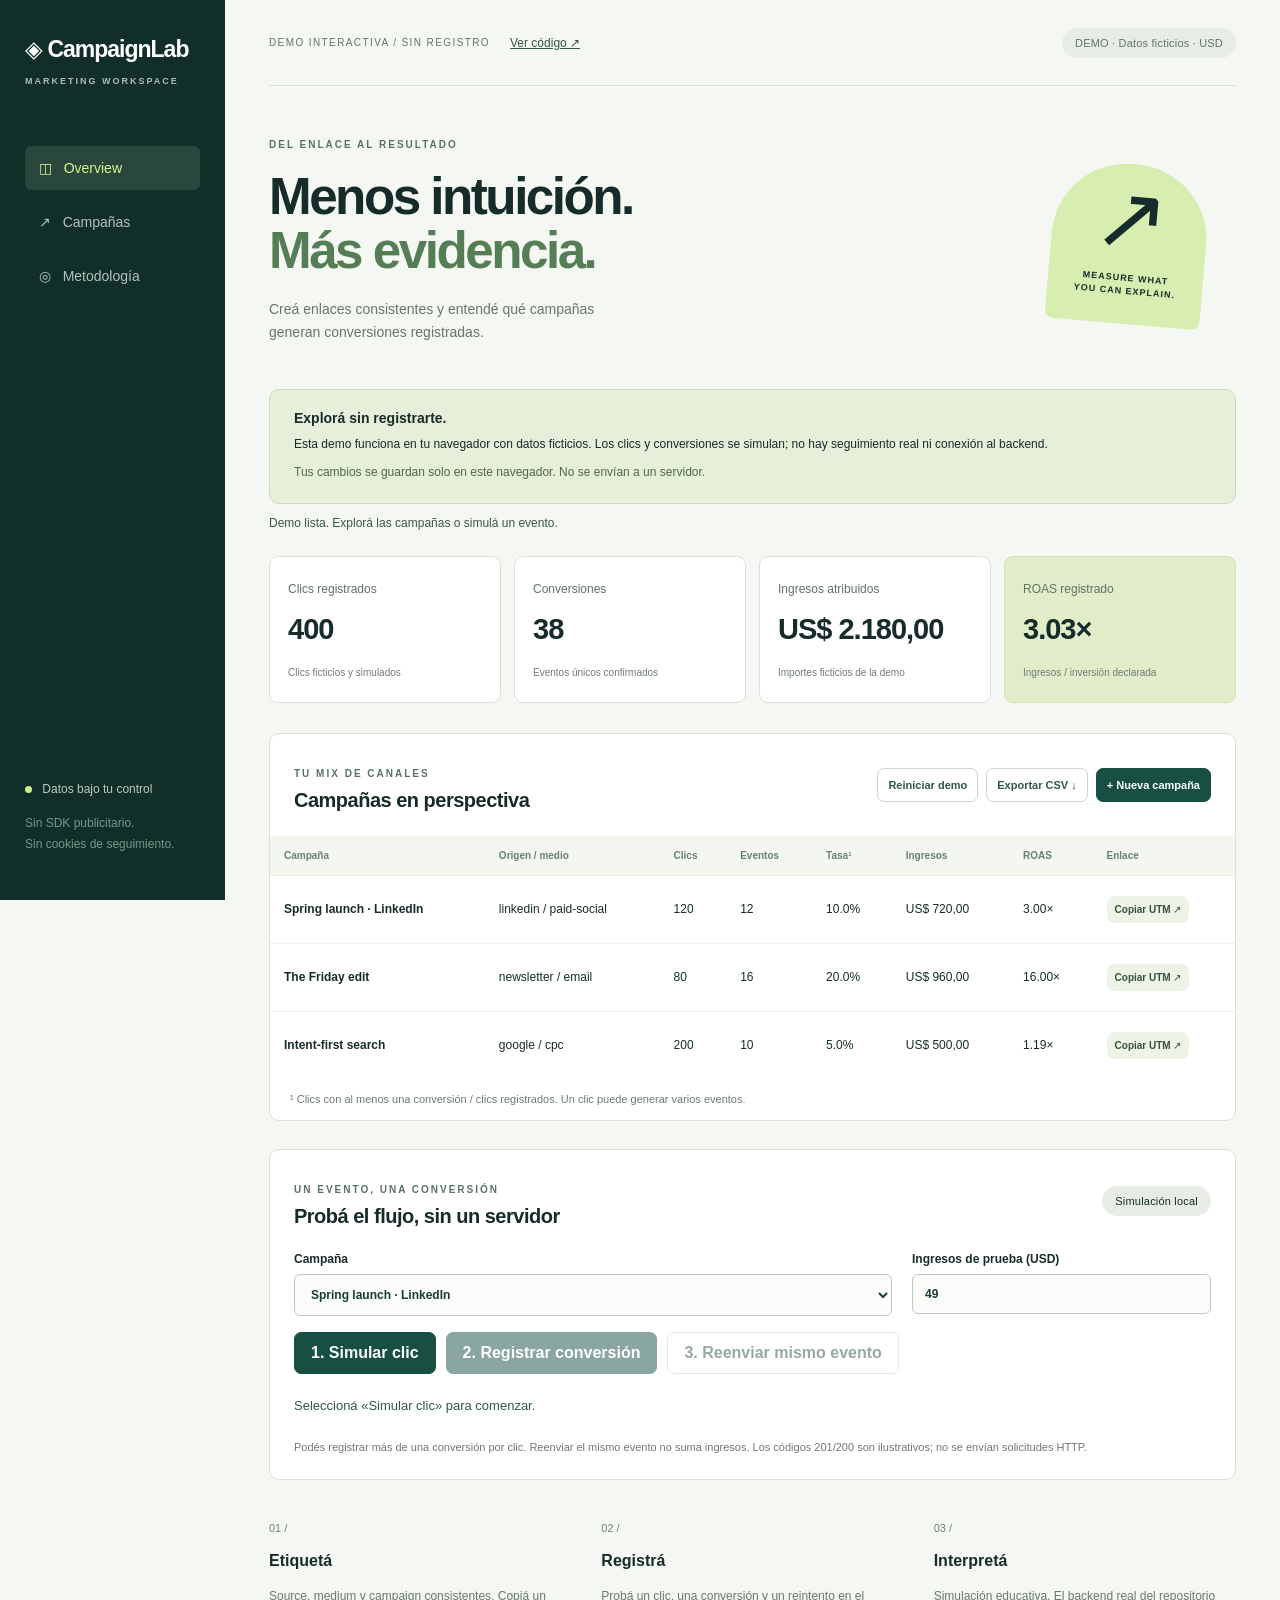
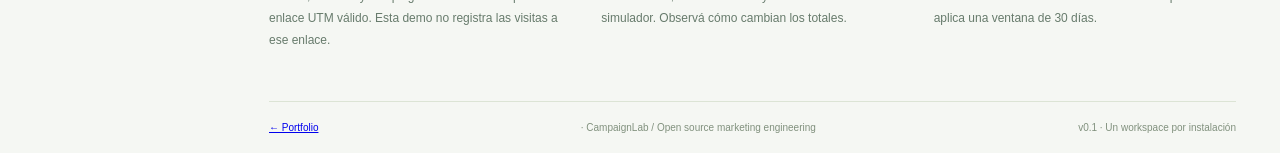
<file: demo/index.html>
<!doctype html>
<html lang="es"><head><meta charset="utf-8"><meta name="viewport" content="width=device-width,initial-scale=1"><meta name="description" content="CampaignLab: campañas UTM y atribución de conversiones transparente."><title>CampaignLab · Demo interactiva</title><link rel="stylesheet" href="./style.css"><script type="module" src="./app.js"></script><meta name="robots" content="noindex,follow"><link rel="canonical" href="https://diegogutierrez.pages.dev/campaignlab/"></head>
<body><aside><a class="brand" href="./">◈ CampaignLab<span>MARKETING WORKSPACE</span></a><nav><a href="#overview" class="active">◫ &nbsp; Overview</a><a href="#campaigns">↗ &nbsp; Campañas</a><a href="#method">◎ &nbsp; Metodología</a></nav><div class="aside-note"><span class="dot"></span> Datos bajo tu control<p>Sin SDK publicitario.<br>Sin cookies de seguimiento.</p></div></aside>
<main><header><span>DEMO INTERACTIVA / SIN REGISTRO</span><a class="repo-link" href="https://github.com/DimaGutierrez/campaignlab" target="_blank" rel="noopener noreferrer">Ver código ↗</a><span class="badge">DEMO · Datos ficticios · USD</span></header>
<section id="overview" class="intro"><div><p class="eyebrow">DEL ENLACE AL RESULTADO</p><h1>Menos intuición.<br><em>Más evidencia.</em></h1><p>Creá enlaces consistentes y entendé qué campañas<br class="desktop"> generan conversiones registradas.</p></div><div class="hero-mark" aria-hidden="true">↗<small>MEASURE WHAT<br>YOU CAN EXPLAIN.</small></div></section>
<section class="demo-banner"><strong>Explorá sin registrarte.</strong><p>Esta demo funciona en tu navegador con datos ficticios. Los clics y conversiones se simulan; no hay seguimiento real ni conexión al backend.</p><p id="storage-note"></p></section>
<p id="status" role="status" aria-live="polite"></p>
<div id="dashboard"><section class="metrics"><article><span>Clics registrados</span><strong id="clicks">—</strong><small>Clics ficticios y simulados</small></article><article><span>Conversiones</span><strong id="conversions">—</strong><small>Eventos únicos confirmados</small></article><article><span>Ingresos atribuidos</span><strong id="revenue">—</strong><small>Importes ficticios de la demo</small></article><article class="accent"><span>ROAS registrado</span><strong id="roas">—</strong><small>Ingresos / inversión declarada</small></article></section>
<section id="campaigns" class="panel"><div class="section-head"><div><p class="eyebrow">TU MIX DE CANALES</p><h2>Campañas en perspectiva</h2></div><div class="actions"><button id="reset" class="quiet">Reiniciar demo</button><button id="export" class="quiet">Exportar CSV ↓</button><button id="new">+ Nueva campaña</button></div></div><div class="table-scroll"><table><thead><tr><th>Campaña</th><th>Origen / medio</th><th>Clics</th><th>Eventos</th><th>Tasa¹</th><th>Ingresos</th><th>ROAS</th><th>Enlace</th></tr></thead><tbody id="rows"></tbody></table></div><p id="empty" hidden>Tu primera campaña empieza con un enlace. Creala para comenzar a medir.</p><p class="footnote">¹ Clics con al menos una conversión / clics registrados. Un clic puede generar varios eventos.</p></section></div>
<section class="panel simulator"><div class="section-head"><div><p class="eyebrow">UN EVENTO, UNA CONVERSIÓN</p><h2>Probá el flujo, sin un servidor</h2></div><span class="badge">Simulación local</span></div><div class="sim-fields"><label>Campaña<select id="sim-campaign"></select></label><label>Ingresos de prueba (USD)<input id="sim-amount" type="number" min="0" max="1000000" step="0.01" value="49"></label></div><div class="sim-actions"><button id="sim-click">1. Simular clic</button><button id="sim-convert" disabled>2. Registrar conversión</button><button id="sim-retry" class="quiet" disabled>3. Reenviar mismo evento</button></div><p id="sim-result" role="status" aria-live="polite">Seleccioná «Simular clic» para comenzar.</p><p class="footnote">Podés registrar más de una conversión por clic. Reenviar el mismo evento no suma ingresos. Los códigos 201/200 son ilustrativos; no se envían solicitudes HTTP.</p></section><section id="method" class="method"><div><span class="number">01 /</span><h3>Etiquetá</h3><p>Source, medium y campaign consistentes. Copiá un enlace UTM válido. Esta demo no registra las visitas a ese enlace.</p></div><div><span class="number">02 /</span><h3>Registrá</h3><p>Probá un clic, una conversión y un reintento en el simulador. Observá cómo cambian los totales.</p></div><div><span class="number">03 /</span><h3>Interpretá</h3><p>Simulación educativa. El backend real del repositorio aplica una ventana de 30 días.</p></div></section><footer><a href="/">← Portfolio</a> · CampaignLab / Open source marketing engineering <span>v0.1 · Un workspace por instalación</span></footer></main>
<dialog id="modal"><form id="create"><div class="section-head"><h2>Nueva campaña</h2><button type="button" id="close" class="quiet" aria-label="Cerrar">✕</button></div><label>Nombre<input name="name" required maxlength="80" placeholder="Lanzamiento de primavera"></label><label>Destino HTTPS<input name="destination" type="url" required placeholder="https://example.com/producto"></label><div class="form-grid"><label>Source<input name="source" required pattern="[a-z0-9][a-z0-9_-]{0,63}" placeholder="linkedin"></label><label>Medium<input name="medium" required pattern="[a-z0-9][a-z0-9_-]{0,63}" placeholder="organic-social"></label></div><label>Campaign<input name="campaign" required pattern="[a-z0-9][a-z0-9_-]{0,63}" placeholder="spring-launch"></label><label>Inversión total (USD)<input name="spend" type="number" min="0" max="1000000" step="0.01" value="0" required></label><p class="footnote">Usá minúsculas, números, guiones o guiones bajos en las etiquetas. La inversión es manual y queda fija en esta versión.</p><p id="form-error" role="alert"></p><button id="save">Crear enlace →</button></form></dialog><dialog id="reset-modal"><h2>¿Reiniciar la demo?</h2><p>Se eliminarán únicamente tus campañas y eventos de prueba guardados en este navegador. Volverán los datos ficticios iniciales.</p><div class="actions"><button id="reset-cancel" class="quiet">Cancelar</button><button id="reset-confirm">Sí, reiniciar</button></div></dialog></body></html>
</file>
<file: demo/style.css>
:root{font-family:Inter,Arial,sans-serif;color:#162c2a;background:#f5f7f3;font-synthesis:none}*{box-sizing:border-box}body{margin:0}button,input{font:inherit}button,a{touch-action:manipulation}button{cursor:pointer;border:1px solid #174f43;border-radius:7px;padding:11px 16px;background:#174f43;color:white;font-weight:600}button:disabled{opacity:.5;cursor:wait}button:focus-visible,a:focus-visible,input:focus-visible{outline:3px solid #b47413;outline-offset:3px}aside{position:fixed;inset:0 auto 0 0;width:225px;background:#112e29;color:#fff;padding:36px 25px}.brand{font-size:23px;font-weight:750;color:white;text-decoration:none;letter-spacing:-1px}.brand span{display:block;font-size:9px;letter-spacing:2px;margin-top:13px;color:#a6bdb4}nav{margin-top:60px;display:grid;gap:10px}nav a{color:#adc5bc;text-decoration:none;font-size:14px;padding:14px;border-radius:6px}nav a.active{background:#29473d;color:#d7f68a}.aside-note{position:absolute;bottom:32px;font-size:12px;color:#b9ccbf;line-height:1.8}.aside-note p{color:#78978b}.dot{display:inline-block;width:7px;height:7px;background:#cfed8a;border-radius:50%;margin-right:7px}main{margin-left:225px;padding:0 44px;max-width:1650px}header{min-height:86px;display:flex;align-items:center;gap:20px;border-bottom:1px solid #dbe2d9;font-size:10px;letter-spacing:1.4px;color:#60756b}header .badge{margin-left:auto}.badge{background:#e7ede4;border-radius:20px;padding:9px 13px;letter-spacing:.2px;font-size:11px}.intro{display:flex;justify-content:space-between;align-items:center;padding:43px 0 30px}.eyebrow{font-size:10px;font-weight:700;letter-spacing:2px;color:#587366}h1{font-size:clamp(36px,4vw,58px);line-height:1.05;letter-spacing:-2.5px;margin:20px 0}h1 em{font-style:normal;color:#557e56}.intro p:not(.eyebrow){font-size:14px;line-height:1.7;color:#66776a}.hero-mark{background:#d8edb0;width:155px;height:160px;border-radius:75px 75px 8px 8px;text-align:center;font-size:90px;line-height:1.2;transform:rotate(5deg);margin-right:30px}.hero-mark small{display:block;font-size:9px;font-weight:bold;line-height:1.4;letter-spacing:1px}.connect{background:white;padding:25px;border:1px solid #dde4d8;border-radius:10px;display:flex;justify-content:space-between;gap:25px}.connect p{max-width:430px;font-size:13px;line-height:1.7;color:#63766a}h2{font-size:20px;letter-spacing:-.5px;margin:0 0 12px}.inline{display:flex;gap:8px}input{display:block;width:100%;border:1px solid #becabd;border-radius:6px;background:#fbfcfa;color:#173d30;padding:12px;margin:8px 0 16px}label{display:block;font-size:12px;font-weight:600}.inline input{margin:0;min-width:170px}.connect label{margin-bottom:8px}#status{font-size:12px;color:#385943;overflow-wrap:anywhere;min-height:18px}.metrics{display:grid;grid-template-columns:repeat(4,1fr);gap:13px;margin:22px 0 30px}.metrics article{background:white;border:1px solid #dae2d7;border-radius:9px;padding:22px 18px}.metrics span{font-size:12px;color:#617266}.metrics strong{display:block;font-size:29px;letter-spacing:-1px;margin:16px 0}.metrics small{font-size:10px;color:#6e7c72}.metrics article.accent{background:#e0edc8;border-color:#d3e0b9}.panel{border:1px solid #dbe2d5;background:white;border-radius:10px;overflow:hidden}.section-head{display:flex;justify-content:space-between;align-items:center;gap:15px;padding:24px}.section-head h2{margin:7px 0 0}.actions{display:flex;gap:8px}.actions button{font-size:11px;padding:10px}.quiet{background:transparent;color:#315746;border-color:#ccd8ca}.table-scroll{overflow:auto}table{border-collapse:collapse;width:100%;text-align:left;white-space:nowrap}th{font-size:10px;color:#698074;background:#f4f7f0;padding:14px}td{font-size:12px;border-top:1px solid #edf0e8;padding:20px 14px}td:first-child{font-weight:bold}.copy{background:#edf3e6;color:#36523f;font-size:10px;border:0;padding:8px}.footnote{font-size:11px;line-height:1.7;color:#6d7b70;padding:0 20px}#empty{padding:30px;color:#65796c}.method{display:grid;grid-template-columns:repeat(3,1fr);gap:30px;padding:38px 0}.number{font-size:11px;color:#708766}h3{font-size:16px}.method p{font-size:12px;color:#677b6c;line-height:1.8;max-width:290px}footer{border-top:1px solid #dce4d5;padding:20px 0;font-size:10px;color:#81917e;display:flex;justify-content:space-between}dialog{width:520px;max-width:95vw;border:0;border-radius:12px;padding:24px;color:#163c2b;box-shadow:0 20px 80px #122d2944}dialog::backdrop{background:#112d2966}dialog .section-head{padding:0 0 20px}dialog .footnote{padding:0}.form-grid{display:grid;grid-template-columns:1fr 1fr;gap:16px}#form-error{color:#9b3427;font-size:12px}[hidden]{display:none!important}@media(max-width:1000px){aside{width:185px;padding:28px 18px}.brand{font-size:20px}main{margin-left:185px;padding:0 24px}.metrics{grid-template-columns:repeat(2,1fr)}.connect{display:block}.hero-mark{margin:0;width:120px;height:140px;font-size:75px}.section-head{align-items:flex-start;flex-direction:column}}@media(max-width:650px){aside{position:static;width:auto;padding:20px}.brand span,.aside-note,nav{display:none}main{margin:0;padding:0 18px}header{min-height:65px;font-size:8px;gap:8px}.badge{font-size:9px}.intro{padding-top:30px}.hero-mark{display:none}h1{font-size:43px}.metrics{gap:10px}.metrics article{padding:15px}.metrics strong{font-size:23px}.metrics small{font-size:9px}.method{gap:18px}.method p{font-size:11px}.actions{flex-wrap:wrap}.connect{padding:20px}.inline{flex-direction:column}footer{gap:20px;line-height:1.7}.desktop{display:none}}

.repo-link{color:#315746;letter-spacing:0;font-size:12px;white-space:nowrap}.demo-banner{background:#e6efd9;border:1px solid #cbdcbc;border-radius:10px;padding:20px 24px;font-size:14px}.demo-banner p{font-size:12px;line-height:1.7;margin:8px 0 0}.simulator{margin-top:28px}.sim-fields{display:grid;grid-template-columns:2fr 1fr;gap:20px;padding:0 24px}select{width:100%;padding:12px;border:1px solid #becabd;border-radius:6px;background:#fbfcfa;color:#173d30;margin:8px 0 16px;font:inherit}.sim-actions{display:flex;gap:10px;flex-wrap:wrap;padding:0 24px}.simulator #sim-result{padding:8px 24px;font-size:13px;line-height:1.7;color:#315746}.simulator .footnote{padding:0 24px 12px}#storage-note{color:#506849}#reset-modal p{line-height:1.8;font-size:14px}@media(max-width:650px){.sim-fields{grid-template-columns:1fr;gap:0}.sim-actions{flex-direction:column}header{flex-wrap:wrap;padding:12px 0}header .badge{margin-left:0}.demo-banner{padding:18px}.sim-actions button{font-size:12px}}
</file>
